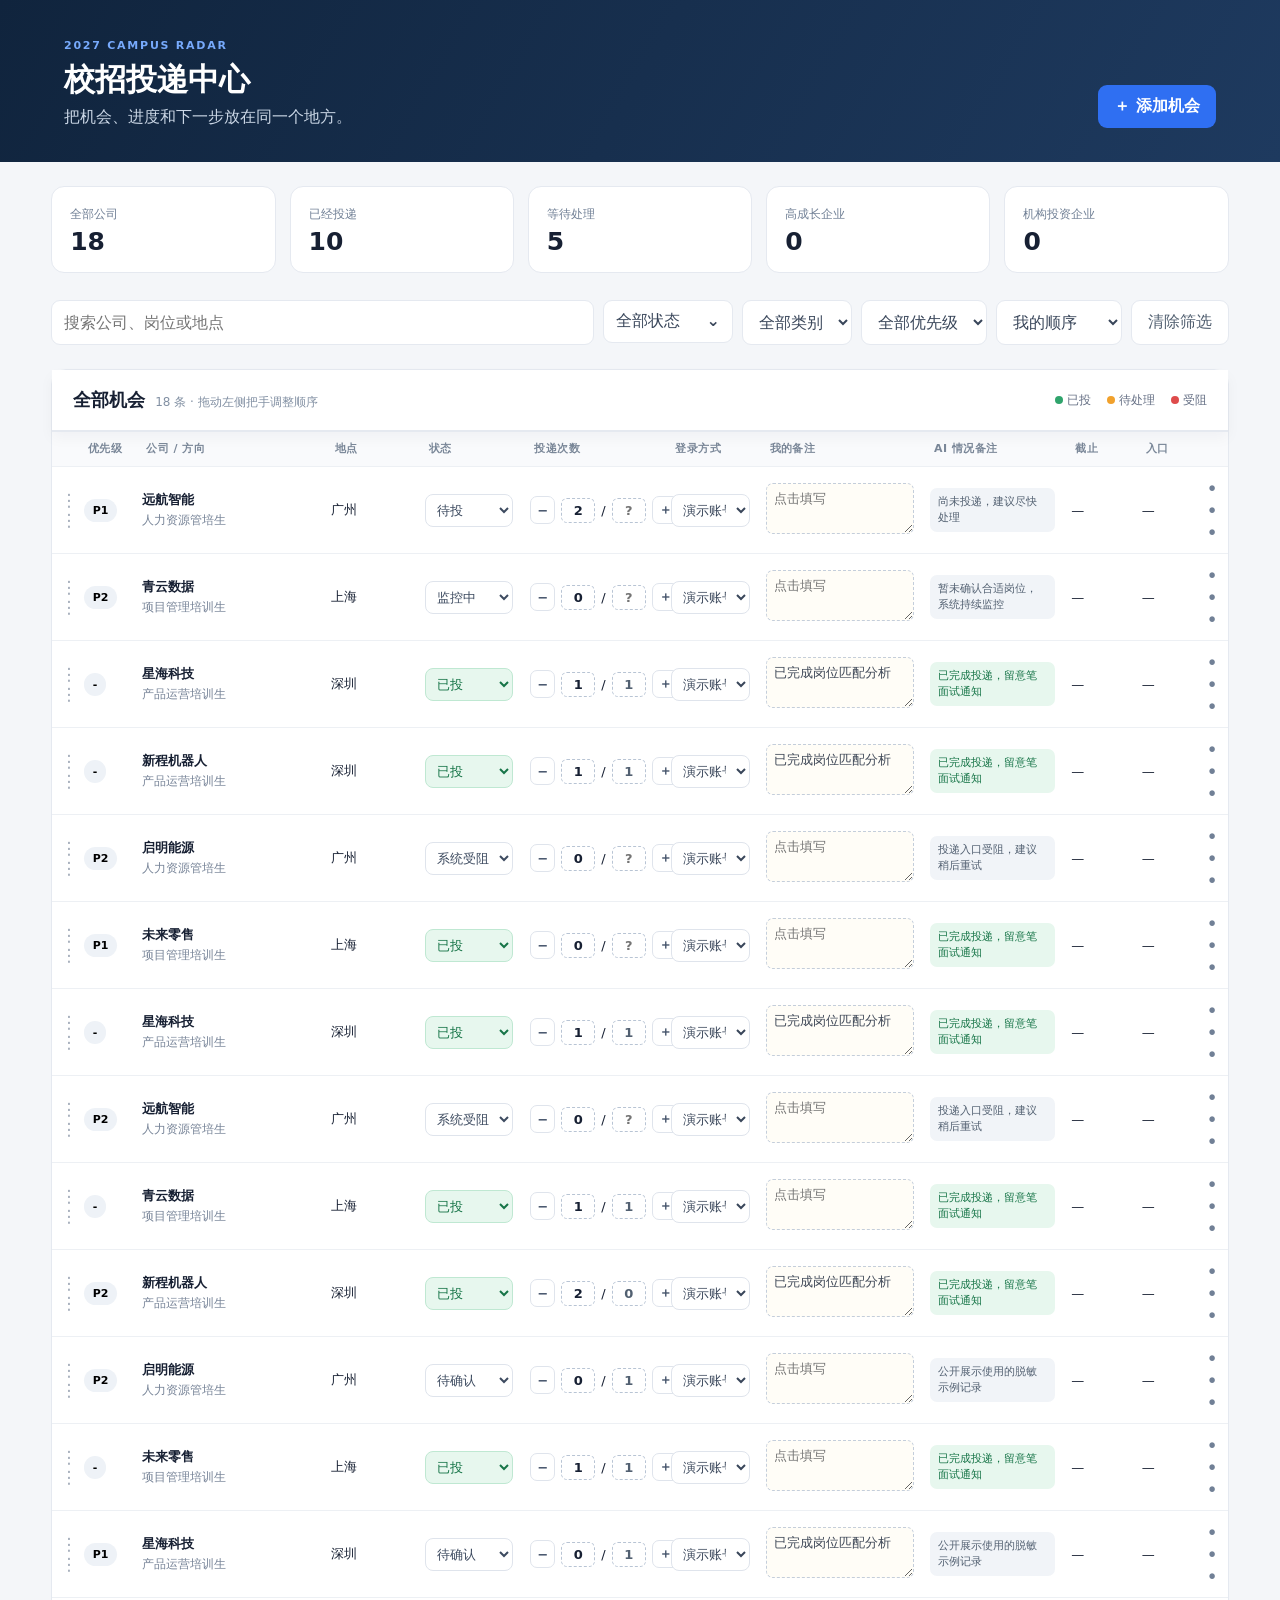
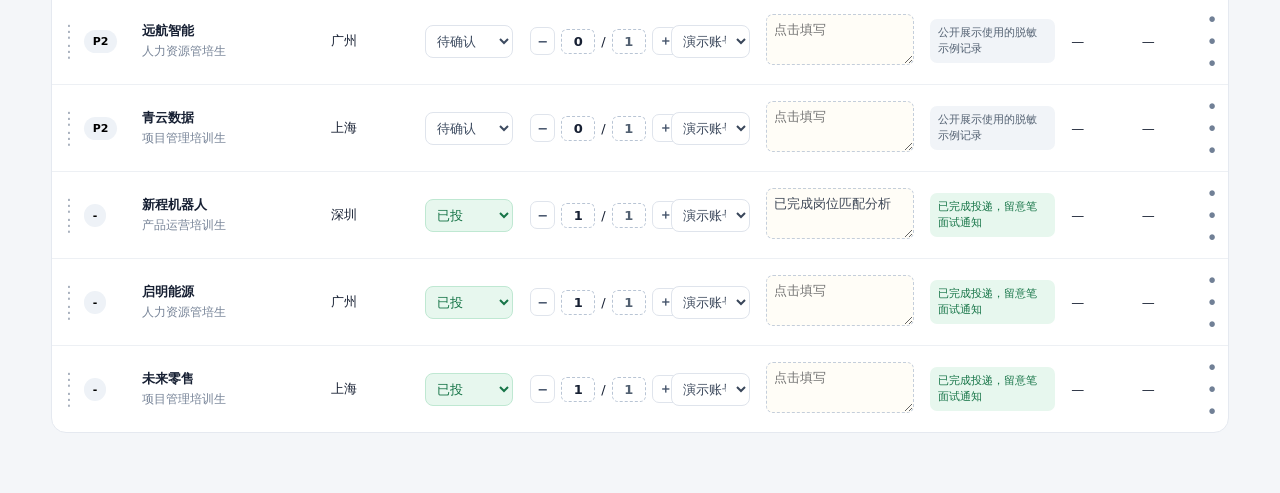
<file: apps/campus/index.html>
<!doctype html>
<html lang="zh-CN">
<head>
  <meta charset="UTF-8" />
  <meta name="viewport" content="width=device-width,initial-scale=1" />
  <title>校招雷达</title>
  <link rel="stylesheet" href="./styles.css" />
  <link rel="stylesheet" href="./enhancements.css" />
</head>
<body>
  <header class="topbar">
    <div><span class="eyebrow">2027 CAMPUS RADAR</span><h1>校招投递中心</h1><p>把机会、进度和下一步放在同一个地方。</p></div>
    <button id="addBtn" class="primary">＋ 添加机会</button>
  </header>
  <main>
    <section id="stats" class="stats"></section>
    <section class="toolbar">
      <input id="search" placeholder="搜索公司、岗位或地点" />
      <details id="statusFilter" class="check-filter"><summary>全部状态</summary><div class="check-panel"><input id="statusSearch" placeholder="搜索状态" /><label class="check-all"><input type="checkbox" id="statusAll" checked /><span>全选</span></label><div id="statusChoices"></div><div class="check-actions"><button type="button" id="statusConfirm" class="primary">确定</button><button type="button" id="statusCancel" class="ghost">取消</button></div></div></details>
      <select id="categoryFilter"><option value="">全部类别</option></select>
      <select id="priorityFilter"><option value="">全部优先级</option><option>P0</option><option>P1</option><option>P2</option><option>-</option></select>
      <select id="sortMode"><option value="manual">我的顺序</option><option value="priority">按优先级</option><option value="status">按进度</option><option value="deadline">按截止日期</option><option value="company">按公司名称</option></select>
      <button id="clearFilters" class="ghost">清除筛选</button>
    </section>
    <section class="table-card">
      <div class="table-head"><div><h2>全部机会</h2><span id="resultCount"></span></div><div class="legend"><span class="dot applied"></span>已投 <span class="dot todo"></span>待处理 <span class="dot blocked"></span>受阻</div></div>
      <div class="table-wrap"><table><thead><tr><th class="drag-col"></th><th>优先级</th><th>公司 / 方向</th><th>地点</th><th>状态</th><th>投递次数</th><th>登录方式</th><th>我的备注</th><th>AI 情况备注</th><th>截止</th><th>入口</th><th></th></tr></thead><tbody id="jobsBody"></tbody></table></div>
      <div id="empty" class="empty" hidden>没有符合当前筛选条件的机会。</div>
    </section>
  </main>

  <dialog id="editor"><form id="jobForm" method="dialog"><div class="dialog-title"><div><span class="eyebrow">OPPORTUNITY</span><h2 id="dialogHeading">添加机会</h2></div><button type="button" id="closeDialog" class="icon">×</button></div>
    <input type="hidden" name="id" />
    <div class="form-grid">
      <label>公司<input required name="company" /></label><label>岗位方向<input name="role" /></label>
      <label>地点<input name="location" /></label><label>类别<select name="category"><option>现有记录</option><option>高成长公司</option><option>投行/投资</option><option>其他</option></select></label>
      <label>优先级<select name="priority"><option>P0</option><option selected>P1</option><option>P2</option><option>-</option></select></label><label>状态<select name="status"></select></label>
      <label>已投次数<input name="appliedCount" type="number" min="0" value="0" /></label><label>预计总机会<input name="totalChances" type="number" min="0" placeholder="不清楚可留空" /></label>
      <label class="wide">下一步<input name="nextAction" /></label><label>截止日期<input name="deadline" type="date" /></label>
      <label>登录方式<input name="loginMethod" list="loginMethodChoices" placeholder="可选择或自行输入" /><datalist id="loginMethodChoices"><option value="待确定"></option><option value="手机"></option><option value="手机/短信"></option><option value="微信"></option><option value="微信扫码"></option><option value="邮箱"></option><option value="邮箱账号"></option><option value="官网账号"></option><option value="第三方平台"></option><option value="线下/其他"></option></datalist></label><label class="wide">投递链接<input name="url" type="url" /></label>
      <label class="wide">我的备注<textarea name="userNotes" rows="3" placeholder="这里填写你自己的记录"></textarea></label><label class="wide">AI / 系统资料备注<textarea name="notes" rows="3"></textarea></label>
    </div>
    <div class="dialog-actions"><button type="button" id="deleteBtn" class="danger" hidden>删除</button><span></span><button type="button" id="cancelBtn" class="ghost">取消</button><button class="primary" value="save">保存</button></div>
  </form></dialog>
  <script type="module" src="./app.js"></script>
</body></html>
</file>
<file: apps/campus/styles.css>
:root{font-family:Inter,"Microsoft YaHei",system-ui,sans-serif;color:#172033;background:#f4f6f9;--blue:#2563eb;--line:#e5e9f0}*{box-sizing:border-box}body{margin:0}.topbar{padding:34px max(5vw,40px);background:linear-gradient(120deg,#10243d,#1e3a5f);color:#fff;display:flex;align-items:flex-end;justify-content:space-between;gap:30px}.topbar h1{font-size:31px;margin:6px 0}.topbar p{margin:0;color:#cbd7e6}.eyebrow{font-size:11px;font-weight:800;letter-spacing:.16em;color:#77aafc}button,input,select,textarea{font:inherit}.primary,.ghost,.danger,.icon{border:0;border-radius:9px;padding:11px 16px;cursor:pointer}.primary{background:#2f6ff2;color:#fff;font-weight:700}.ghost{background:#fff;color:#526071;border:1px solid var(--line)}.danger{background:#fff0f0;color:#c52a2a}.icon{background:transparent;font-size:27px;color:#667085;padding:0 8px}main{padding:24px max(4vw,32px) 60px}.stats{display:grid;grid-template-columns:repeat(5,minmax(130px,1fr));gap:14px;margin-bottom:17px}.stat{background:#fff;border:1px solid var(--line);border-radius:13px;padding:16px 18px}.stat span{font-size:12px;color:#718096}.stat strong{display:block;font-size:25px;margin-top:4px}.toolbar{display:flex;gap:9px;margin:14px 0;flex-wrap:wrap}.toolbar input{min-width:260px;flex:1}.toolbar input,.toolbar select{border:1px solid var(--line);border-radius:9px;background:#fff;padding:10px 12px;color:#39465a}.table-card{background:#fff;border:1px solid var(--line);border-radius:15px;overflow:hidden}.table-head{padding:18px 21px;border-bottom:1px solid var(--line);display:flex;justify-content:space-between;align-items:center}.table-head h2{display:inline;margin:0 10px 0 0;font-size:18px}.table-head span{font-size:12px;color:#8290a3}.legend{font-size:12px;color:#667085}.dot{display:inline-block;width:8px;height:8px;border-radius:50%;margin:0 4px 0 12px}.dot.applied{background:#30a46c}.dot.todo{background:#f1a12c}.dot.blocked{background:#de4b4b}.table-wrap{overflow:auto}table{border-collapse:collapse;width:100%;min-width:1220px}th{text-align:left;font-size:11px;letter-spacing:.04em;color:#7a8798;background:#f9fafc;padding:10px 12px}td{border-top:1px solid #edf0f4;padding:11px 12px;font-size:13px;vertical-align:middle}.company{font-weight:750}.role{display:block;color:#768397;font-size:12px;margin-top:3px}.badge{display:inline-flex;border-radius:20px;padding:5px 9px;font-size:11px;font-weight:700;background:#eef2f7}.badge.P0{background:#e7efff;color:#245ac7}.status-applied{background:#e7f7ee;color:#177548}.status-todo{background:#fff4d9;color:#93610b}.status-blocked{background:#ffebeb;color:#b52e2e}.link{color:#2563eb;text-decoration:none;font-weight:700}.row-action{background:transparent;border:0;color:#718096;cursor:pointer;font-size:19px}.empty{padding:50px;text-align:center;color:#8190a3}.empty-cell{color:#9ba6b5}.drag-col{width:28px}.drag-handle{cursor:grab;color:#a1aab8;font-size:17px;user-select:none}.dragging{opacity:.35}.drag-over{box-shadow:inset 0 3px #2f6ff2}.inline-select,.quick-select{border:1px solid #dfe4ec;background:#fff;border-radius:8px;padding:7px;color:#3d4b60;max-width:145px}.priority-btn{border:0;cursor:pointer}.chance-control{display:flex;align-items:center;gap:6px;white-space:nowrap}.mini-btn{border:1px solid #dfe4ec;background:#fff;border-radius:7px;width:28px;height:28px;cursor:pointer;color:#44536a;font-weight:800}.mini-btn:hover{border-color:#8bb0f6;color:#245fd1}.applied-quick{border:0;background:#e8f7ef;color:#177548;border-radius:7px;padding:7px 9px;cursor:pointer;font-weight:700;font-size:11px}.manual-hint{color:#8a96a8;font-size:11px}.save-flash{animation:flash .6s}@keyframes flash{50%{background:#dff3e8}}dialog{border:0;border-radius:18px;padding:0;width:min(760px,92vw);box-shadow:0 30px 80px #0b1a2d55}dialog::backdrop{background:#0e1c2e99}form{padding:25px}.dialog-title{display:flex;justify-content:space-between;align-items:flex-start}.dialog-title h2{margin:5px 0 20px}.form-grid{display:grid;grid-template-columns:1fr 1fr;gap:15px}.form-grid label{font-size:12px;font-weight:700;color:#596579}.form-grid input,.form-grid select,.form-grid textarea{width:100%;border:1px solid #dfe4ec;border-radius:8px;padding:10px;margin-top:6px;color:#172033}.wide{grid-column:span 2}.dialog-actions{display:grid;grid-template-columns:auto 1fr auto auto;gap:10px;margin-top:22px}@media(max-width:850px){.stats{grid-template-columns:repeat(2,1fr)}.toolbar input{min-width:100%}.topbar{padding:28px 22px}.topbar p{display:none}main{padding:18px}.form-grid{grid-template-columns:1fr}.wide{grid-column:auto}}
</file>
<file: apps/campus/enhancements.css>
table {
  min-width: 0;
  width: 100%;
  table-layout: fixed;
}

.toolbar {
  position: sticky;
  top: 0;
  z-index: 50;
  margin-top: 0;
  padding: 10px 0;
  background: #f4f6f9;
}

.table-card { overflow: visible; }
.table-head {
  position: sticky;
  top: var(--toolbar-sticky-height, 72px);
  z-index: 40;
  background: #fff;
  box-shadow: 0 1px 0 #e5e9f0, 0 7px 14px #1720330a;
}
.table-wrap { overflow-x: auto; border-radius: 0 0 15px 15px; }

th:nth-child(1), td:nth-child(1) { width: 2%; }
th:nth-child(2), td:nth-child(2) { width: 5%; }
th:nth-child(3), td:nth-child(3) { width: 16%; }
th:nth-child(4), td:nth-child(4) { width: 8%; }
th:nth-child(5), td:nth-child(5) { width: 9%; }
th:nth-child(6), td:nth-child(6) { width: 12%; }
th:nth-child(7), td:nth-child(7) { width: 8%; }
th:nth-child(8), td:nth-child(8) { width: 14%; }
th:nth-child(9), td:nth-child(9) { width: 12%; }
th:nth-child(10), td:nth-child(10) { width: 6%; }
th:nth-child(11), td:nth-child(11) { width: 5%; }
th:nth-child(12), td:nth-child(12) { width: 3%; }

.login-select {
  width: 100%;
  min-width: 0;
  background: #fff;
  color: #39465a;
}

.user-note-input {
  width: 100%;
  min-width: 0;
  resize: vertical;
  border: 1px dashed #c4cedb;
  border-radius: 7px;
  padding: 6px 7px;
  background: #fffdf7;
  color: #3f4857;
  font: inherit;
  line-height: 1.4;
}

.user-note-input:hover,
.user-note-input:focus {
  border-color: #e0a93b;
  background: #fff;
  outline: 0;
}

td { padding: 9px 8px; overflow-wrap: anywhere; }

.status-applied {
  background: #e7f7ee !important;
  color: #177548 !important;
  border-color: #bfe8d2 !important;
}

.count-input {
  width: 34px;
  border: 1px dashed #b8c4d4;
  border-radius: 6px;
  padding: 4px 2px;
  text-align: center;
  font-weight: 800;
  color: #172033;
  background: transparent;
}

.count-input:hover,
.count-input:focus {
  background: #fff;
  border-color: #8bb0f6;
  outline: 0;
}

.count-input::-webkit-inner-spin-button { display: none; }
.total-input { color: #526071; }

.ai-note {
  display: inline-block;
  max-width: 220px;
  border-radius: 7px;
  padding: 6px 8px;
  font-size: 11px;
  line-height: 1.45;
  background: #f1f4f8;
  color: #526071;
}

.check-filter { position: relative; min-width: 130px; }
.check-filter summary {
  list-style: none;
  cursor: pointer;
  border: 1px solid var(--line);
  border-radius: 9px;
  background: #fff;
  padding: 10px 32px 10px 12px;
  color: #39465a;
  position: relative;
}
.check-filter summary::after { content: "⌄"; position: absolute; right: 12px; font-weight: 800; }
.check-filter summary::-webkit-details-marker { display: none; }
.check-panel {
  position: absolute;
  z-index: 20;
  top: calc(100% + 5px);
  left: 0;
  width: 280px;
  max-height: 390px;
  overflow-x: hidden;
  overflow-y: auto;
  padding: 12px;
  border: 1px solid #cfd7e3;
  border-radius: 10px;
  background: #fff;
  box-shadow: 0 16px 38px #17203326;
}
.toolbar .check-panel > input { width: 100%; min-width: 0; flex: none; border: 1px solid #dfe4ec; border-radius: 7px; padding: 8px; margin-bottom: 7px; }
.check-panel label { display: flex; align-items: center; gap: 10px; width: 100%; min-width: 0; padding: 8px 6px; cursor: pointer; white-space: nowrap; }
.toolbar .check-panel label input { flex: 0 0 16px; width: 16px; min-width: 16px; max-width: 16px; height: 16px; margin: 0; padding: 0; accent-color: #2563eb; }
.check-panel label span { flex: 1 1 auto; min-width: 0; color: #263449; line-height: 1.3; }
.check-panel label:hover { background: #f3f6fa; }
.check-panel label small { flex: 0 0 28px; margin-left: auto; color: #8a96a8; text-align: right; }
.check-all { border-bottom: 1px solid #edf0f4; font-weight: 700; }
.check-actions { position: sticky; bottom: -10px; display: flex; justify-content: flex-end; gap: 7px; background: #fff; padding: 9px 0 0; }
.check-actions button { padding: 7px 11px; }

@media (max-width: 1100px) {
  main { padding-left: 12px; padding-right: 12px; }
  th, td { font-size: 11px; padding-left: 5px; padding-right: 5px; }
  .inline-select { max-width: 100%; padding: 6px 3px; }
  .mini-btn { width: 24px; height: 26px; }
  .chance-control { gap: 3px; }
  .ai-note { padding: 5px; }
}
</file>
